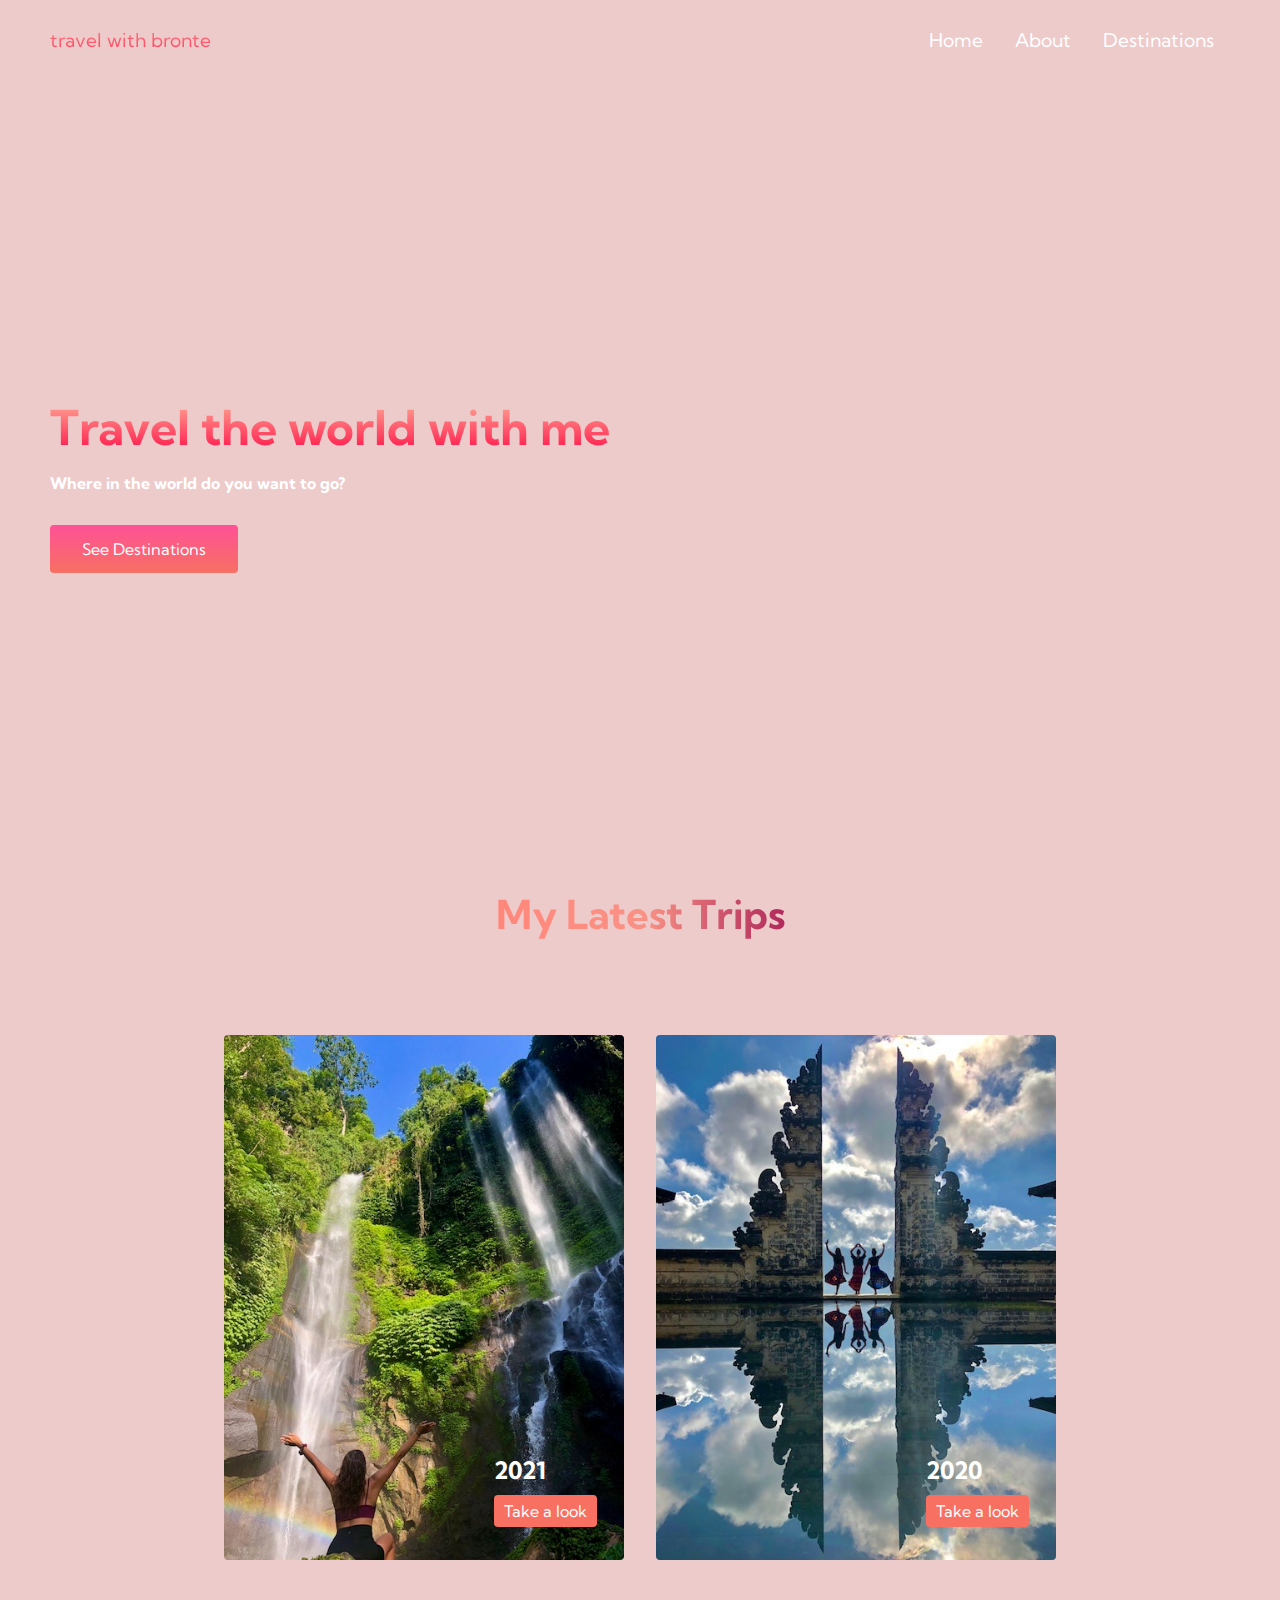
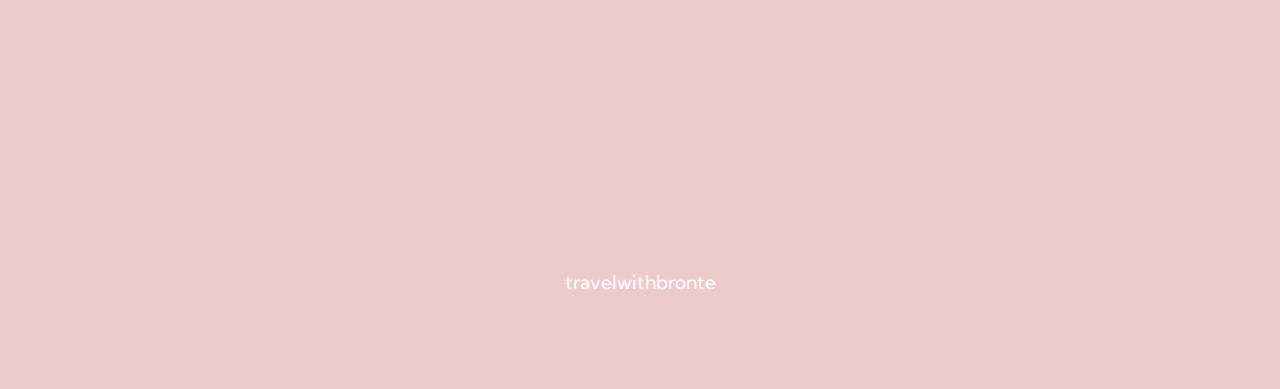
<file: index.html>
<!DOCTYPE html>
<html lang="en">

<head>
  <meta charset="UTF-8" />
  <meta name="viewport" content="width=device-width, initial-scale=1.0" />
<title>Bronte's hobby</title>    
<link rel="stylesheet" type="text/css" href="style.css">
<link rel="stylesheet" href="https://use.fontawesome.com/releases/v5.15.4/css/all.css"
integrity="sha384-DyZ88mC6Up2uqS4h/KRgHuoeGwBcD4Ng9SiP4dIRy0EXTlnuz47vAwmeGwVChigm" crossorigin="anonymous">

<link rel="preconnect" href="https://fonts.googleapis.com">
<link rel="preconnect" href="https://fonts.gstatic.com" crossorigin>
<link href="https://fonts.googleapis.com/css2?family=Kumbh+Sans:wght@400;700&display=swap" rel="stylesheet">

<style>
  img {
      width: 120px;
      border-radius: 60px;
      float: left;
      margin-right: 10px;
  }

  .username {
      font-weight: bold;
  }

  em {
      color: crimson;
      font-style: normal;
  }
</style>
</head>

<body>
   <!--Navbar Section-->
   <nav class="navbar">
    <div class="navbar__container">
        <a href="/" id="navbar__logo"><i class='fas fa-plane'></i>travel with bronte</a>
        <div class="navbar__toggle" id="mobile-menu">
            <span class="bar"></span>
            <span class="bar"></span>
            <span class="bar"></span>
        </div>

        <div class="social__icons">
          <a href="https://www.facebook.com/bronte.windsor" class="social__icon--link" target="_blank">
              <i class="fab fa-facebook"></i></a>
          <a href="https://www.instagram.com/brontewindsorr/" class="social__icon--link" target="_blank">
              <i class="fab fa-instagram"></i></a>
          <a href="mailto:bronte_windsor@hotmail.co.uk" class="social__icon--link" target="_blank">
              <i class="fas fa-envelope"></i></a>
      </div>

        <ul class="navbar__menu">
            <li class="navbar__item">
                <a href="/" class="navbar__links">
                    Home
                </a>
            </li>
            <li class="navbar__item">
                <a href="/" class="navbar__links">
                    About
                </a>
            </li>
            <li class="navbar__item">
                <a href="https://brontewindsor.github.io/hobby-website/desinations.html" class="navbar__links"> Destinations </a>
            </li>
           
        </ul>
    </div>
</nav>



 <!--Hero Section-->
 <div class="main">
  <div class="main__container">
      <div class="main__content">
          <h1>Travel the world with me</h1>
          <p>Where in the world do you want to go?</p>
          <button class="main__btn"><a href="./desinations.html">See Destinations</a></button>
      </div>
  </div>
</div>
      

<!--Services Section-->
<div class="services">
  <h1>My Latest Trips</h1>
  <div class="services__container">
      <div class="services__card">
          <h2>2021</h2>
          
          <button>Take a look</button>
      </div>
      <div class="services__card">
          <h2>2020</h2>
          
          <button>Take a look</button>
      </div>
  </div>
</div>




   <!--Footer Section-->
   <div class="footer__container">
        <div class="footer__logo">
                    <a href="/index.html" id="footer__logo"><i class='fas fa-plane'></i>travelwithbronte</a>
                </div>
              
                <div class="social__icons">
                    <a href="https://www.facebook.com/bronte.windsor" class="social__icon--link" target="_blank">
                        <i class="fab fa-facebook"></i></a>
                    <a href="https://www.instagram.com/brontewindsorr/" class="social__icon--link" target="_blank">
                        <i class="fab fa-instagram"></i></a>
                    <a href="mailto:bronte_windsor@hotmail.co.uk" class="social__icon--link" target="_blank">
                        <i class="fas fa-envelope"></i></a>
                </div>
            </div>
        </div>
    </div>


</body>

</html>
</file>
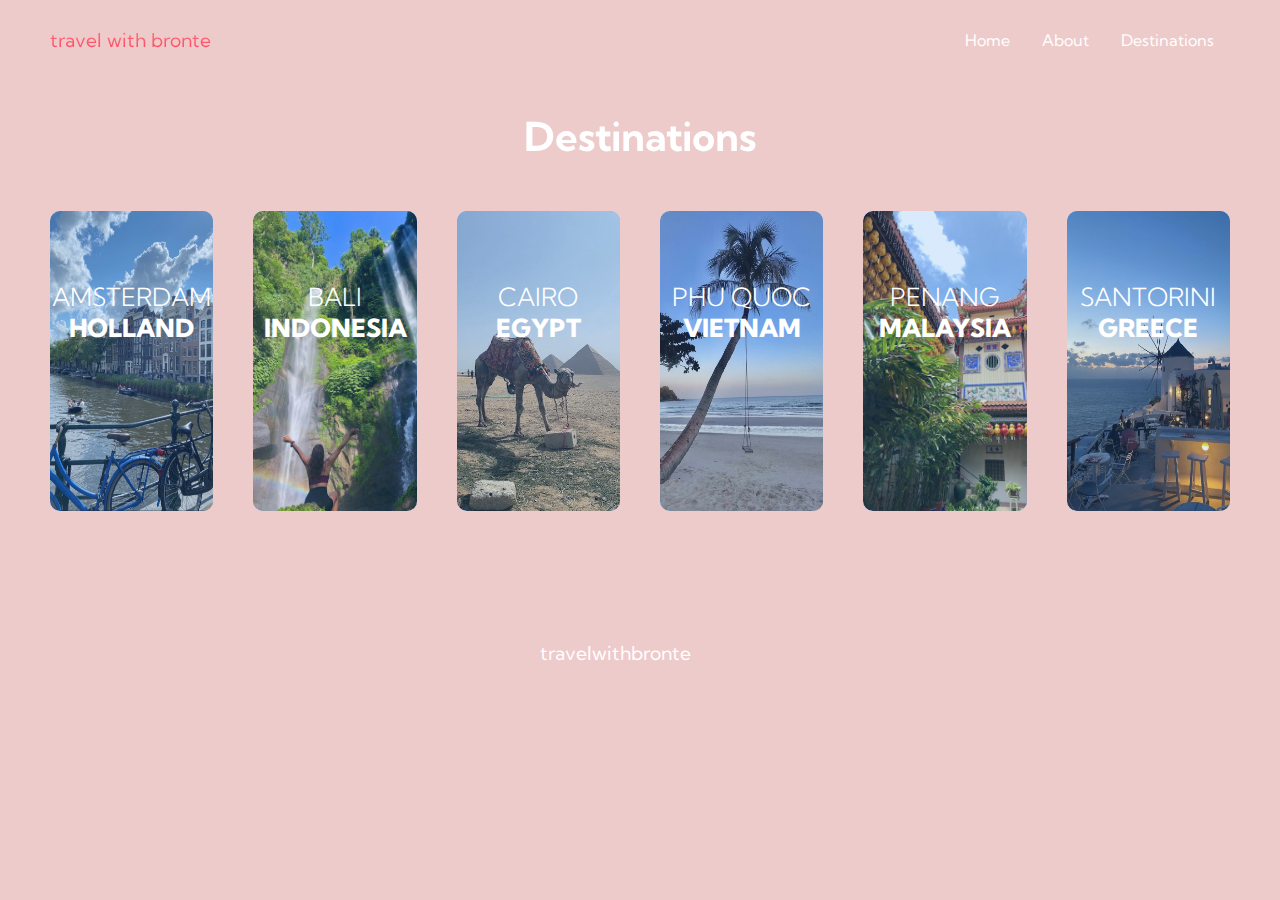
<file: desinations.html>
<!DOCTYPE html>
<html lang="en">

<head>
  <meta charset="UTF-8" />
  <meta name="viewport" content="width=device-width, initial-scale=1.0" />
<title>Bronte's hobby</title>    
<link rel="stylesheet" type="text/css" href="destinations.css">
<link rel="stylesheet" href="https://use.fontawesome.com/releases/v5.15.4/css/all.css"
integrity="sha384-DyZ88mC6Up2uqS4h/KRgHuoeGwBcD4Ng9SiP4dIRy0EXTlnuz47vAwmeGwVChigm" crossorigin="anonymous">

<link rel="preconnect" href="https://fonts.googleapis.com">
<link rel="preconnect" href="https://fonts.gstatic.com" crossorigin>
<link href="https://fonts.googleapis.com/css2?family=Kumbh+Sans:wght@400;700&display=swap" rel="stylesheet">

<style>
  img {
      width: 200px;
      height: 300px;
      border-radius: 10px;
      float: left;
      margin-right: 10px;
  }

</style>
</head>

<body>
       <!--Navbar Section-->
   <nav class="navbar">
    <div class="navbar__container">
        <a href="/" id="navbar__logo"><i class='fas fa-plane'></i>travel with bronte</a>
        <div class="navbar__toggle" id="mobile-menu">
            <span class="bar"></span>
            <span class="bar"></span>
            <span class="bar"></span>
        </div>

        <div class="social__icons">
          <a href="https://www.facebook.com/bronte.windsor" class="social__icon--link" target="_blank">
              <i class="fab fa-facebook"></i></a>
          <a href="https://www.instagram.com/brontewindsorr/" class="social__icon--link" target="_blank">
              <i class="fab fa-instagram"></i></a>
          <a href="mailto:bronte_windsor@hotmail.co.uk" class="social__icon--link" target="_blank">
              <i class="fas fa-envelope"></i></a>
      </div>

        <ul class="navbar__menu">
            <li class="navbar__item">
                <a href="./index.html" class="navbar__links">
                    Home
                </a>
            </li>
            <li class="navbar__item">
                <a href="/" class="navbar__links">
                    About
                </a>
            </li>
            <li class="navbar__item">
                <a href="/desinations.html" class="navbar__links"> Destinations </a>
            </li>
            
        </ul>
    </div>
</nav>
    
 <!--Hero Section-->
 <div class="main">
    <div class="main__container">
    </div>
  </div>
 <div class="header">
            <h1>Destinations</h1>
            
        </div>
    </div>
  </div>

<!--image card layout start-->
<div class="container">
    <!--image row start-->
    <div class="row">
        <!--image card start-->
        <div class="image">
            <a href="./index.html">
            <img src="./images/amsterdam.jpg"></a>
            
            <div class="details">
                <a href="./index.html">
                    <h2>Amsterdam <span>Holland</span></h2>
                    <p>see more photos</p>
                </a>
                <!--<a href="#" class="see-more"></a>
                <div class="more">
                    <a href="#" class="read-more">Read <span>More</span></a>
                    <div class="icon=links">
                        <a href="#"><i class="fas fa-heart"></i></a>
                    </div>
                </div>--> 
            </div>
        </div>
        <!--image card end-->
        <!--image card start-->
        <div class="image">
            <img src="./images/brontewaterfall.jpg">
            <div class="details">
                <a href="./index.html">
                <h2>Bali <span>Indonesia</span></h2>
                <p>see more photos</p></a>
            </div>
        </div>
        <!--image card end-->
        <!--image card start-->
        <div class="image">
            <img src="./images/pyramids.jpg">
            <div class="details">
                <a href="./index.html">
                <h2>Cairo <span>Egypt</span></h2>
                <p>see more photos</p></a>
                
            </div>
        </div>
        <!--image card end-->
        <!--image card start-->
        <div class="image">
            <img src="./images/phuquoc.jpg">
            <div class="details">
                <a href="./index.html">
                <h2>Phu Quoc <span>Vietnam</span></h2>
                <p>see more photos</p></a>
               
            </div>
        </div>
        <!--image card end-->
       
         <!--image card start-->
         <div class="image">
            <img src="./images/penang.jpg">
            <div class="details">
                <a href="./index.html">
                <h2>Penang <span>Malaysia</span></h2>
                <p>see more photos</p></a>
            </div>
        </div>
        <!--image card end-->
        <!--image card start-->
        <div class="image">
            <img src="./images/santorini.jpg">
            <div class="details">
                <a href="./index.html">
                <h2>Santorini <span>Greece</span></h2>
                <p>see more photos</p></a>
                
            </div>
        </div>
        <!--image card end-->
    </div>
    <!--image row end-->
</div>
<!--image card layout end-->







  <!--Footer Section-->
  <div class="footer__container">
    <div class="footer__links"> 
        
        <div class="social__media">
            <div class="social__media--wrap">
                <div class="footer__logo">
                    <a href="/" id="footer__logo"><i class='fas fa-plane'></i>travelwithbronte</a>
                </div>
              
                <div class="social__icons">
                    <a href="https://www.facebook.com/bronte.windsor" class="social__icon--link" target="_blank">
                        <i class="fab fa-facebook"></i></a>
                    <a href="https://www.instagram.com/brontewindsorr/" class="social__icon--link" target="_blank">
                        <i class="fab fa-instagram"></i></a>
                    <a href="mailto:bronte_windsor@hotmail.co.uk" class="social__icon--link" target="_blank">
                        <i class="fas fa-envelope"></i></a>
                </div>
            </div>
        </div>
    </div>



</body>

</html>
</file>
<file: style.css>
* {
  box-sizing: border-box;
  margin: 0;
  padding: 0;
  font-family: "Kumbh Sans", sans-serif;
}

.navbar {
  background: #eecbcb;
  height: 80px;
  display: flex;
  justify-content: center;
  align-items: center;
  font-size: 1.2rem;
  position: sticky;
  top: 0;
  z-index: 999;
}

.navbar__container {
  display: flex;
  justify-content: space-between;
  height: 80px;
  z-index: 1;
  width: 100%;
  max-width: 1300px;
  margin: 0 auto;
  padding: 0 50px;
}

#navbar__logo {
  background-color: #fff;
  background-image: linear-gradient(to top, #ff0844 0%, #ffb199 100%);
  background-size: 100%;
  -webkit-background-clip: text;
  -moz-background-clip: text;
  -webkit-text-fill-color: transparent;
  -moz-text-fill-color: transparent;
  display: flex;
  align-items: center;
  cursor: pointer;
  text-decoration: none;
  font-size: 1.2rem;
}

.fas fa-plane {
  margin-right: 0.5rem;
}

.navbar__menu {
  display: flex;
  align-items: center;
  list-style: none;
  text-align: center;
}

.navbar__item {
  height: 80px;
}

.navbar__links {
  color: #fff;
  display: flex;
  align-items: center;
  justify-content: center;
  text-decoration: none;
  padding: 0 1rem;
  height: 100%;
}

.navbar__links:hover {
  color: #f77062;
  transition: all 0.3s ease;
}

@media screen and (max-width: 960px) {
  .navbar__container {
    display: flex;
    justify-content: space-between;
    height: 80px;
    z-index: 1;
    width: 100%;
    max-width: 1300px;
    padding: 0;
  }

  .navbar__menu {
    display: grid;
    grid-template-columns: auto;
    margin: 0;
    width: 100%;
    position: absolute;
    top: -1000px;
    opacity: 0;
    transition: all 0.5s ease;
    height: 50vh;
    z-index: -1;
    background: #eecbcb;
  }

  .navbar__menu.active {
    background: #eecbcb;
    top: 100%;
    opacity: 1;
    transition: all 0.5s ease;
    z-index: 99;
    height: 50vh;
    font-size: 1.6rem;
  }

  #navbar__logo {
    padding-left: 25px;
  }

  .navbar__toggle .bar {
    width: 25px;
    height: 3px;
    margin: 5px auto;
    transition: all 0.3s ease-in-out;
    background: #fff;
  }

  .navbar__item {
    width: 100%;
  }

  .navbar__links {
    text-align: center;
    padding: 2rem;
    width: 100%;
    display: table;
  }

  #mobile-menu {
    position: absolute;
    top: 20%;
    right: 5%;
    transform: translate(5%, 20%);
  }

  .navbar__btn {
    padding-bottom: 2rem;
  }

  .button {
    display: flex;
    justify-content: center;
    align-items: center;
    width: 80%;
    height: 80px;
    margin: 0;
  }

  .navbar__toggle .bar {
    display: block;
    cursor: pointer;
  }

  #mobile-menu.is-active .bar:nth-child(2) {
    opacity: 0;
  }

  #mobile-menu.is-active .bar:nth-child(1) {
    transform: translateY(8px) rotate(45deg);
  }

  #mobile-menu.is-active .bar:nth-child(3) {
    transform: translateY(-8px) rotate(-45deg);
  }
}

/* Hero Section CSS */
.main {
  background-color: #eecbcb;
}

.main__container {
  display: grid;
  grid-template-columns: 1fr 1fr;
  align-items: center;
  justify-self: center;
  margin: 0 auto;
  height: 90vh;
  background-color: #eecbcb;
  z-index: 1;
  width: 100%;
  max-width: 1300px;
  min-width: none;
  padding: 0 50px;
}

.main__content h1 {
  font-size: 3rem;
  background-color: #ff8177;
  background-image: linear-gradient(to top, #ff0844 0%, #ffb199 100%);
  background-size: 100%;
  -webkit-background-clip: text;
  -moz-background-clip: text;
  -webkit-text-fill-color: transparent;
  -moz-text-fill-color: transparent;
}

.main__content p {
  color: #fff;
  margin-top: 1rem;
  font-size: 1rem;
  font-weight: 700;
}

.main__btn {
  font-size: 1rem;
  background-image: linear-gradient(to top, #f77062 0%, #fe5196 100%);
  padding: 14px 32px;
  border: none;
  border-radius: 4px;
  color: #fff;
  margin-top: 2rem;
  cursor: pointer;
  position: relative;
  transition: all 0.35s;
  outline: none;
}

.main__btn a {
  position: relative;
  z-index: 2;
  color: #fff;
  text-decoration: none;
}

.main__btn:after {
  position: absolute;
  content: "";
  top: 0;
  left: 0;
  width: 0;
  height: 100%;
  background: #eecbcb;
  transition: all 0.35s;
  border-radius: 4px;
}

.main__btn:hover {
  color: #fff;
}

.main__btn:hover:after {
  width: 100%;
}

/* Mobile Responsive */
@media screen and (max-width: 768px) {
  .main__container {
    display: grid;
    grid-template-columns: auto;
    align-items: center;
    justify-self: center;
    width: 100%;
    margin: 0 auto;
    height: 90vh;
  }

  .main__content {
    text-align: center;
    margin-bottom: 4rem;
  }

  .main__content h1 {
    font-size: 2.5rem;
    margin-top: 2rem;
  }

  .main__content p {
    margin-top: 1rem;
    font-size: 1.5rem;
  }
}

@media screen and (max-width: 480px) {
  .main__content h1 {
    font-size: 2rem;
    margin-top: 3rem;
  }

  .main__content p {
    margin-top: 2rem;
    font-size: 1.5rem;
  }

  .main__btn {
    padding: 12px 36px;
    margin: 2.5rem 0;
  }
}

/* Services Section CSS */
.services {
  background: #eecbcb;
  display: flex;
  flex-direction: column;
  align-items: center;
  height: 100vh;
}

.services h1 {
  background-color: #ff8177;
  background-image: linear-gradient(
    to right,
    #ff8177 0%,
    #ff867a 0%,
    #ff8c7f 21%,
    #f99185 52%,
    #cf556c 78%,
    #b12a5b 100%
  );
  background-size: 100%;
  margin-bottom: 5rem;
  font-size: 2.5rem;
  -webkit-background-clip: text;
  -moz-background-clip: text;
  -webkit-text-fill-color: transparent;
  -moz-text-fill-color: transparent;
}

.services__container {
  display: flex;
  justify-content: center;
  flex-wrap: wrap;
}

.services__card {
  margin: 1rem;
  height: 525px;
  width: 400px;
  border-radius: 4px;
  background-image: url("https://brontewindsor.github.io/hobby-website/images/brontewaterfall.jpg");
  background-size: cover;
  position: relative;
  color: #fff;
}

.services__card:nth-child(2) {
  background-image: url("https://brontewindsor.github.io/hobby-website/images/brontebali.jpg");
}

.services h2 {
  position: absolute;
  top: 420px;
  left: 270px;
}

.services__card button {
  color: #fff;
  padding: 6px 10px;
  border: none;
  outline: none;
  border-radius: 4px;
  background: #f77062;
  position: absolute;
  top: 460px;
  left: 270px;
  font-size: 1rem;
  cursor: pointer;
}

.services__card:hover {
  transform: scale(1.075);
  transition: 0.2s ease-in;
  cursor: pointer;
}

@media screen and (max-width: 480px) {
  .services {
    height: 1600px;
  }
  .services h1 {
    font-size: 2rem;
    margin-top: 12rem;
  }
}

@media screen and (max-width: 480px) {
  .services {
    height: 1400px;
  }

  .services h1 {
    font-size: 1.2rem;
  }

  .services__card {
    width: 300px;
  }
}

/* Footer CSS */
.footer__container {
  background-color: #eecbcb;
  padding: 5rem 0;
  display: flex;
  flex-direction: column;
  justify-content: center;
  align-items: center;
}

#footer__logo {
  color: #fff;
  display: flex;
  align-items: center;
  cursor: pointer;
  text-decoration: none;
  font-size: 1.2rem;
  margin-bottom: 10%;
}

#footer__logo:hover {
  color: #f77062;
  transition: 0.3s ease-out;
}

/* Social Icons */
.social__icon--link {
  color: #fff;
  font-size: 24px;
}

.social__icons {
  display: flex;
  justify-content: space-between;
  align-items: center;
  width: 200px;
}

.social__icon--link:hover {
  color: #f77062;
  transition: 0.3s ease-out;
}

@media screen and (max-width: 820px) {
  #footer__logo {
    margin-bottom: 2rem;
  }
}
</file>
<file: destinations.css>
* {
  box-sizing: border-box;
  margin: 0;
  padding: 0;
  font-family: "Kumbh Sans", sans-serif;
}

a {
    text-decoration: none;
}
.header h1 {
    font-size: 2.5rem;
    margin-top: 2.5%;
    background-color: #fff;
    background-image: #fff;
    background-size: 100%;
    text-align: center;
    -webkit-background-clip: text;
    -moz-background-clip: text;
    -webkit-text-fill-color: transparent;
    -moz-text-fill-color: transparent;
  }
}

}
/*Navbar Section*/
.navbar {
  background: #eecbcb;
  height: 80px;
  display: flex;
  justify-content: center;
  align-items: center;
  font-size: 1.2rem;
  position: sticky;
  top: 0;
  z-index: 999;
}

.navbar__container {
  display: flex;
  justify-content: space-between;
  height: 80px;
  z-index: 1;
  width: 100%;
  max-width: 1300px;
  margin: 0 auto;
  padding: 0 50px;
}

#navbar__logo {
  background-color: #ff8177;
  background-image: linear-gradient(to top, #ff0844 0%, #ffb199 100%);
  background-size: 100%;
  -webkit-background-clip: text;
  -moz-background-clip: text;
  -webkit-text-fill-color: transparent;
  -moz-text-fill-color: transparent;
  display: flex;
  align-items: center;
  cursor: pointer;
  text-decoration: none;
  font-size: 1.2rem;
}

.fas fa-plane {
  margin-right: 0.5rem;
}

.navbar__menu {
  display: flex;
  align-items: center;
  list-style: none;
  text-align: center;
}

.navbar__item {
  height: 80px;
}

.navbar__links {
  color: #fff;
  display: flex;
  align-items: center;
  justify-content: center;
  text-decoration: none;
  padding: 0 1rem;
  height: 100%;
}


.navbar__links:hover {
  color: #f77062;
  transition: all 0.3s ease;
}

@media screen and (max-width: 960px) {
  .navbar__container {
    display: flex;
    justify-content: space-between;
    height: 80px;
    z-index: 1;
    width: 100%;
    max-width: 1300px;
    padding: 0;
  }

  .navbar__menu {
    display: grid;
    grid-template-columns: auto;
    margin: 0;
    width: 100%;
    position: absolute;
    top: -1000px;
    opacity: 0;
    transition: all 0.5s ease;
    height: 50vh;
    z-index: -1;
    background: #eecbcb;
  }

  .navbar__menu.active {
    background: #eecbcb;
    top: 100%;
    opacity: 1;
    transition: all 0.5s ease;
    z-index: 99;
    height: 50vh;
    font-size: 1.6rem;
  }

  #navbar__logo {
    padding-left: 25px;
  }

  .navbar__toggle .bar {
    width: 25px;
    height: 3px;
    margin: 5px auto;
    transition: all 0.3s ease-in-out;
    background: #fff;
  }

  .navbar__item {
    width: 100%;
  }

  .navbar__links {
    text-align: center;
    padding: 2rem;
    width: 100%;
    display: table;
  }

  #mobile-menu {
    position: absolute;
    top: 20%;
    right: 5%;
    transform: translate(5%, 20%);
  }

  .navbar__btn {
    padding-bottom: 2rem;
  }

  .button {
    display: flex;
    justify-content: center;
    align-items: center;
    width: 80%;
    height: 80px;
    margin: 0;
  }

  .navbar__toggle .bar {
    display: block;
    cursor: pointer;
  }

  #mobile-menu.is-active .bar:nth-child(2) {
    opacity: 0;
  }

  #mobile-menu.is-active .bar:nth-child(1) {
    transform: translateY(8px) rotate(45deg);
  }

  #mobile-menu.is-active .bar:nth-child(3) {
    transform: translateY(-8px) rotate(-45deg);
  }
}

body {
  height: 100vh;
  font-family: "Kumbh Sans", sans-serif;
  background: #eecbcb;
}

.container {
  margin: 30px;
}


.row {
  width: 100%;
  display: flex;
  justify-content: center;
  flex-wrap: wrap;
}

.image {
  background: #50a7ff;
  position: relative;
  flex: 1;
  max-width: 460px;
  height: 300px;
  margin: 20px;
  border-radius: 10px;
  overflow: hidden;
}

.image img {
  opacity: 0.8;
  position: relative;
  vertical-align: top;
  transition: 0.6s;
  transition-property: opacity;
}

.image:hover img {
  opacity: 1;
}

.image .details {
  z-index: 1;
  position: absolute;
  top: 0;
  right: 0;
  color: #fff;
  width: 100%;
  height: 100%;
}

.image .details h2 {
    color: #fff;
  text-align: center;
  font-size: 25px;
  text-transform: uppercase;
  font-weight: 300;
  margin-top: 70px;
  transition: 0.4s;
  transition-property: transform;
}

.image .details h2 span {
    color: #fff;
  font-weight: 800;
}

.image:hover .details h2 {
  transform: translateY(-30px);
}

.image .details p {
  color: #fff;
  margin: 30px 30px 0 30px;
  font-size: 18px;
  font-weight: 600;
  text-align: center;
  opacity: 0;
  transition: 0.6s;
  transition-property: opacity, transform;
}

.image:hover .details p {
  opacity: 1;
  transform: translateY(-40px);
}

@media (max-width: 1080px) {
  .image {
    flex: 100%;
    max-width: 200px;
  }
}

/*Footer Section*/
.footer__container {
    background-color: #eecbcb;
    padding: 5rem 0;
    display: flex;
    flex-direction: column;
    justify-content: center;
    align-items: center;
  }
  
  #footer__logo {
    color: #fff;
    display: flex;
    align-items: center;
    cursor: pointer;
    text-decoration: none;
    font-size: 1.2rem;
    margin-bottom: 15%;

  }
  
  #footer__logo:hover {
    color: #f77062;
    transition: 0.3s ease-out;
  }
  
  /* Social Icons */
  .social__icon--link {
    color: #fff;
    font-size: 24px;
  }
  
  .social__icons {
    display: flex;
    justify-content: space-between;
    align-items: center;
    width: 200px;
  }
  
  .social__icon--link:hover {
    color: #f77062;
    transition: 0.3s ease-out;
  }
  
  @media screen and (max-width: 820px) {
    #footer__logo {
      margin-bottom: 2rem;
    }
  }
</file>
